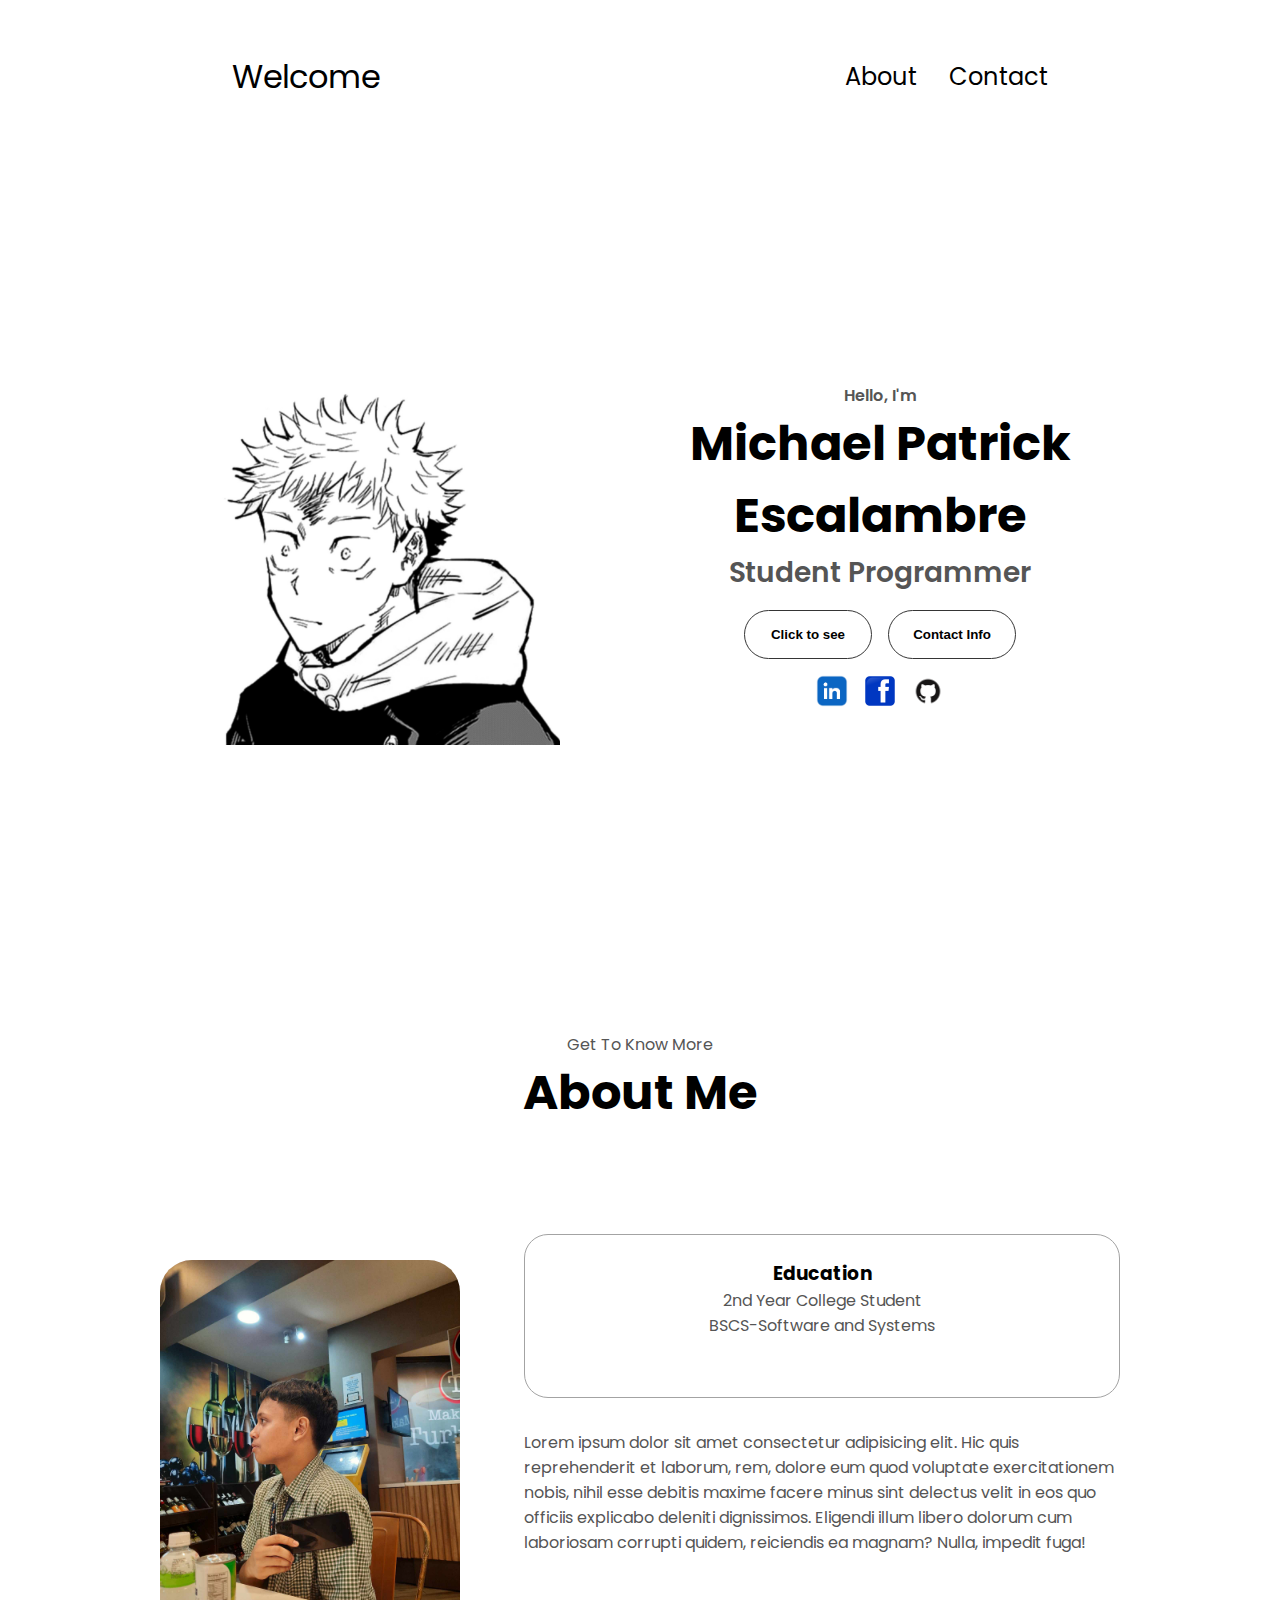
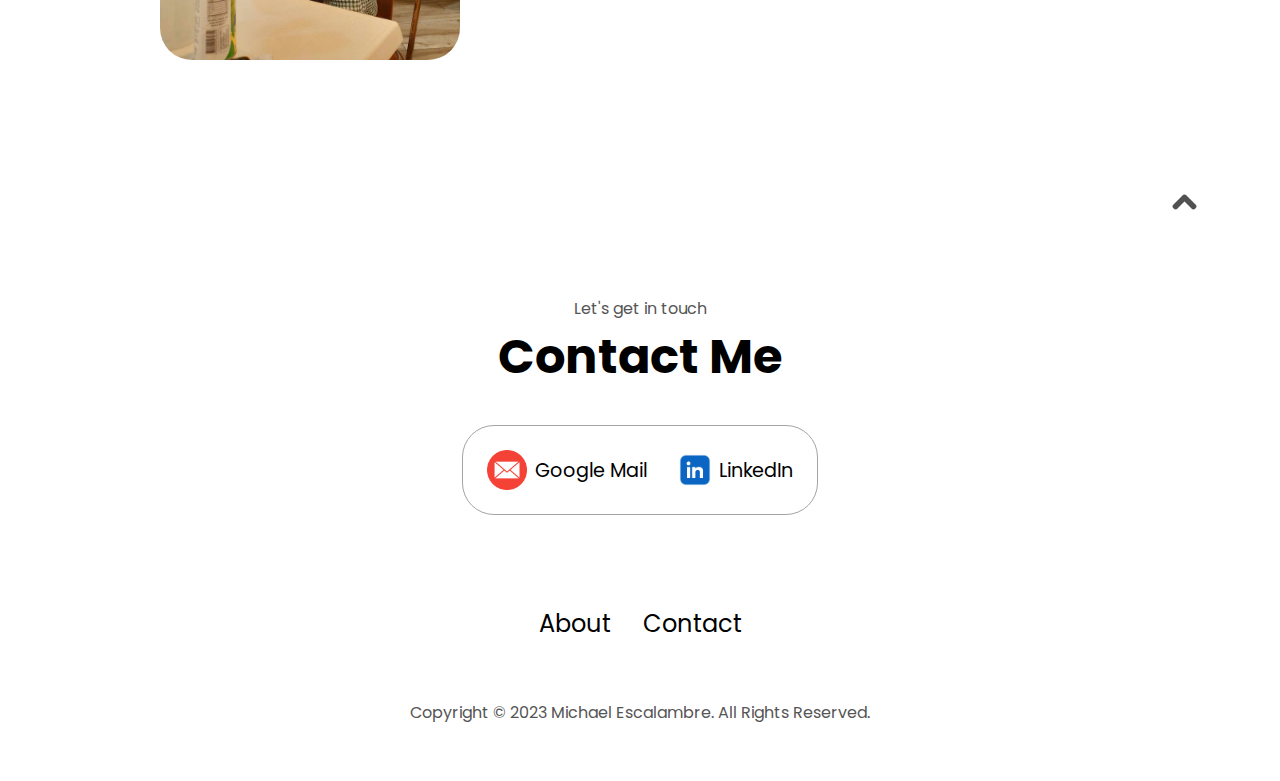
<file: week3/index.html>
<!DOCTYPE html>
<html lang="en">
  <head>
    <meta charset="UTF-8" />
    <meta http-equiv="X-UA-Compatible" content="IE=edge" />
    <meta name="viewport" content="width=device-width, initial-scale=1.0" />
    <title>My Website</title>
    <link rel="stylesheet" href="style.css" />
    <link rel="stylesheet" href="mediaqueries.css" />
  </head>
  <body>
    <nav id="desktop-nav">
      <div class="logo">Welcome</div>
      <div>
        <ul class="nav-links">
          <li><a href="#about">About</a></li>
          <li><a href="#contact">Contact</a></li>
        </ul>
      </div>
    </nav>
    <nav id="hamburger-nav">
      <div class="logo">Michael</div>
      <div class="hamburger-menu">
        <div class="hamburger-icon" onclick="toggleMenu()">
          <span></span>
          <span></span>
          <span></span>
        </div>
        <div class="menu-links">
          <li><a href="#about" onclick="toggleMenu()">About Me</a></li>
          <li><a href="#contact" onclick="toggleMenu()">Contact</a></li>
        </div>
      </div>
    </nav>
    <section id="profile">
      <div class="section__pic-container">
        <img src="yuji.png" alt="Pats profile picture"/>
      </div>
      <div class="section__text">
        <p class="section__text__p1">Hello, I'm</p>
        <h1 class="title">Michael Patrick Escalambre</h1>
        <p class="section__text__p2">Student Programmer</p>
        <div class="btn-container">
          <button
            class="btn btn-color-2"
            onclick="window.open(' ')"
          >
            Click to see
          </button>
          <button class="btn btn-color-2" onclick="location.href='./#contact'">
            Contact Info
          </button>
        </div>
        <div id="socials-container">
          <img
            src="linkedin.png"
            alt="My LinkedIn profile"
            class="icon"
            onclick="window.open('https://www.linkedin.com/in/michael-patrick-escalambre-b8ab91237/', '_blank')"
          />
          <img
            src="facebook.png"
            alt="My Facebook Profile"
            class="icon"
            onclick="window.open('https://www.facebook.com/michaelpatrick.reyes', '_blank')"
          />
          <img
            src="github.png"
            alt="My Github profile"
            class="icon"
            onclick="window.open('https://github.com/kiroVal', '_blank')"
          />
        </div>
      </div>
    </section>
    <section id="about">
      <p class="section__text__p1">Get To Know More</p>
      <h1 class="title">About Me</h1>
      <div class="section-container">
        <div class="section__pic-container">
          <img
            src="pat2.png"
            alt="Profile picture"
            class="about-pic"
          />
        </div>
        <div class="about-details-container">
          <div class="about-containers">
            <div class="details-container">
              <h3>Education</h3>
              <p>2nd Year College Student<br />BSCS-Software and Systems</p>
            </div>
          </div>
          <div class="text-container">
            <p>
              Lorem ipsum dolor sit amet consectetur adipisicing elit. Hic quis
              reprehenderit et laborum, rem, dolore eum quod voluptate
              exercitationem nobis, nihil esse debitis maxime facere minus sint
              delectus velit in eos quo officiis explicabo deleniti dignissimos.
              Eligendi illum libero dolorum cum laboriosam corrupti quidem,
              reiciendis ea magnam? Nulla, impedit fuga!
            </p>
          </div>
        </div>
      </div>
      <img
        src="arrow.png"
        alt="Arrow icon"
        class="icon arrow"
        onclick="location.href='./#contact'"
      />
    </section>
    <section id="contact">
      <p class="section__text__p1">Let's get in touch</p>
      <h1 class="title">Contact Me</h1>
      <div class="contact-info-upper-container">
        <div class="contact-info-container">
          <img
            src="email.png"
            alt="Email icon"
            class="icon contact-icon email-icon"
          />
          <p><a href="mailto:michaelpatrick.esc@gmail.com">Google Mail</a></p>
        </div>
        <div class="contact-info-container">
          <img
            src="linkedin.png"
            alt="LinkedIn icon"
            class="icon contact-icon"
          />
          <p><a href="https://www.linkedin.com/in/michael-patrick-escalambre-b8ab91237/">LinkedIn</a></p>
        </div>
      </div>
    </section>
    <footer>
      <nav>
        <div class="nav-links-container">
          <ul class="nav-links">
            <li><a href="#about">About</a></li>
            <li><a href="#contact">Contact</a></li>
          </ul>
        </div>
      </nav>
      <p>Copyright &#169; 2023 Michael Escalambre. All Rights Reserved.</p>
    </footer>
    <script src="script.js"></script>
  </body>
</html>
</file>
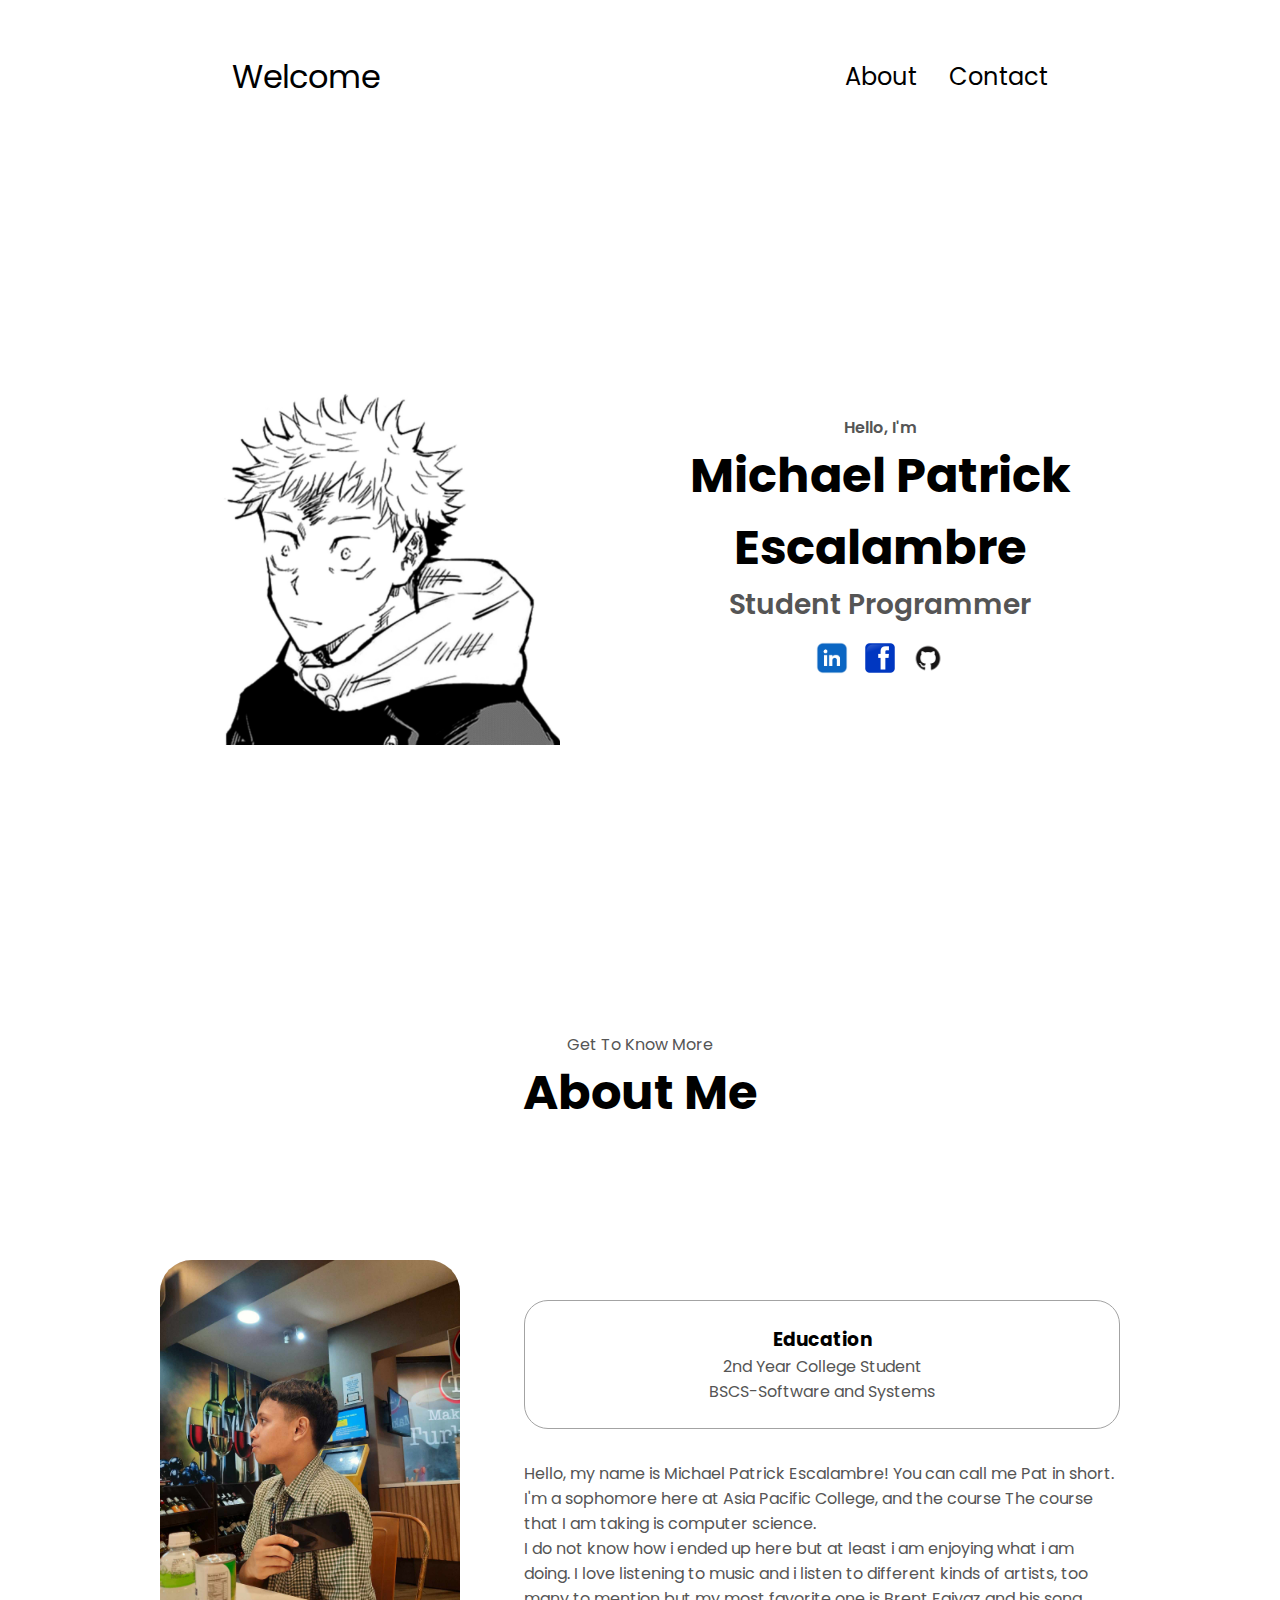
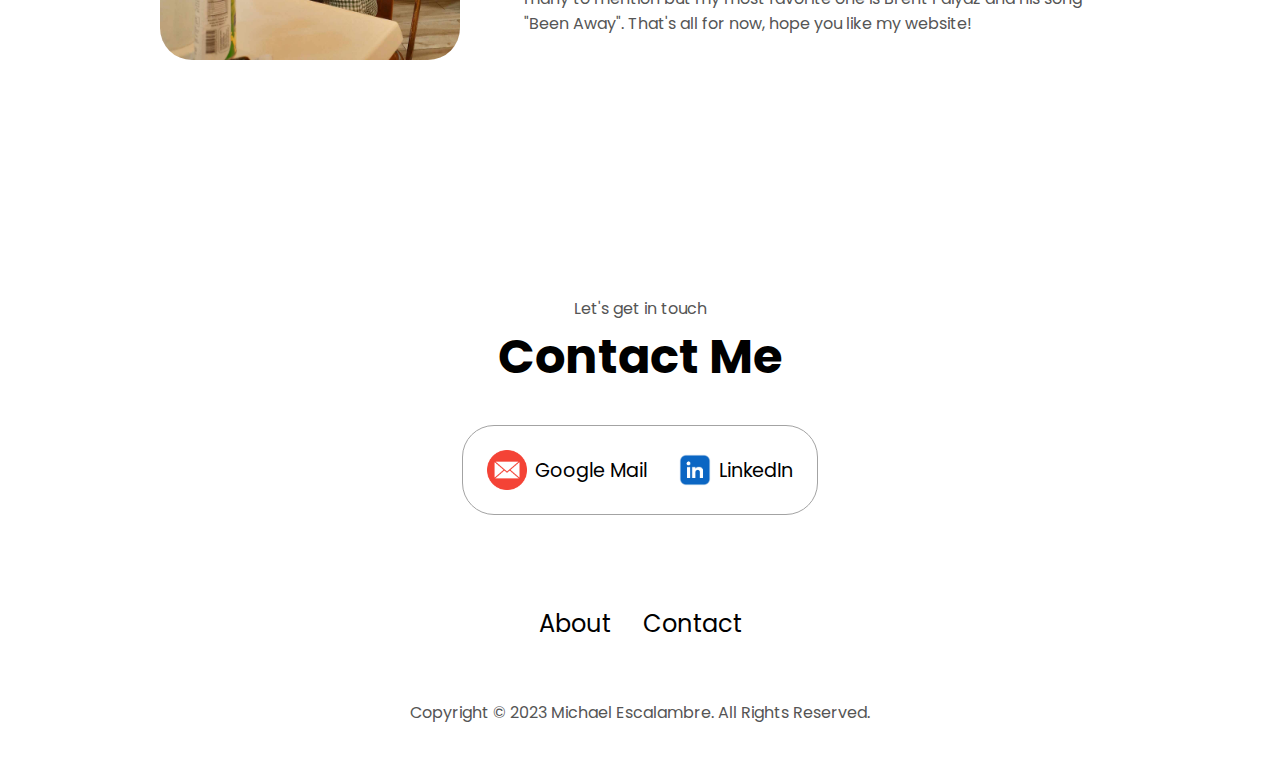
<file: week5/index.html>
<!DOCTYPE html>
<html lang="en">
  <head>
    <meta charset="UTF-8" />
    <meta http-equiv="X-UA-Compatible" content="IE=edge" />
    <meta name="viewport" content="width=device-width, initial-scale=1.0" />
    <title>pat's website</title>
    <link rel="stylesheet" href="style.css" />
    <link rel="stylesheet" href="mediaqueries.css" />
  </head>
  <body>
    <nav id="desktop-nav">
      <div class="logo">Welcome</div>
      <div>
        <ul class="nav-links">
          <li><a href="#about">About</a></li>
          <li><a href="#contact">Contact</a></li>
        </ul>
      </div>
    </nav>
    <nav id="hamburger-nav">
      <div class="logo">Michael</div>
      <div class="hamburger-menu">
        <div class="hamburger-icon" onclick="toggleMenu()">
          <span></span>
          <span></span>
          <span></span>
        </div>
        <div class="menu-links">
          <li><a href="#about" onclick="toggleMenu()">About Me</a></li>
          <li><a href="#contact" onclick="toggleMenu()">Contact</a></li>
        </div>
      </div>
    </nav>
    <section id="profile">
      <div class="section__pic-container">
        <img src="yuji.png" alt="Pats profile picture"/>
      </div>
      <div class="section__text">
        <p class="section__text__p1">Hello, I'm</p>
        <h1 class="title">Michael Patrick Escalambre</h1>
        <p class="section__text__p2">Student Programmer</p>
        <div id="socials-container">
          <img
            src="linkedin.png"
            alt="My LinkedIn profile"
            class="icon"
            onclick="window.open('https://www.linkedin.com/in/michael-patrick-escalambre-b8ab91237/', '_blank')"
          />
          <img
            src="facebook.png"
            alt="My Facebook Profile"
            class="icon"
            onclick="window.open('https://www.facebook.com/michaelpatrick.reyes', '_blank')"
          />
          <img
            src="github.png"
            alt="My Github profile"
            class="icon"
            onclick="window.open('https://github.com/kiroVal', '_blank')"
          />
        </div>
      </div>
    </section>
    <section id="about">
      <p class="section__text__p1">Get To Know More</p>
      <h1 class="title">About Me</h1>
      <div class="section-container">
        <div class="section__pic-container">
          <img
            src="pat2.png"
            alt="Profile picture"
            class="about-pic"
          />
        </div>
        <div class="about-details-container">
          <div class="about-containers">
            <div class="details-container">
              <h3>Education</h3>
              <p>2nd Year College Student<br />BSCS-Software and Systems</p>
            </div>
          </div>
          <div class="text-container">
            <p>
              Hello, my name is Michael Patrick Escalambre! You can call me Pat in short. I'm a sophomore here at Asia Pacific College, and the course
              The course that I am taking is computer science. 
              <br>I do not know how i ended up here but at least i am enjoying what i am doing. I love listening to
              music and i listen to different kinds of artists, too many to mention but my most favorite one is Brent Faiyaz and his song "Been Away". 
              That's all for now, hope you like my website!
            </p>
          </div>
        </div>
      </div>
    </section>
    <section id="contact">
      <p class="section__text__p1">Let's get in touch</p>
      <h1 class="title">Contact Me</h1>
      <div class="contact-info-upper-container">
        <div class="contact-info-container">
          <img
            src="email.png"
            alt="Email icon"
            class="icon contact-icon email-icon"
          />
          <p><a href="mailto:michaelpatrick.esc@gmail.com">Google Mail</a></p>
        </div>
        <div class="contact-info-container">
          <img
            src="linkedin.png"
            alt="LinkedIn icon"
            class="icon contact-icon"
          />
          <p><a href="https://www.linkedin.com/in/michael-patrick-escalambre-b8ab91237/">LinkedIn</a></p>
        </div>
      </div>
    </section>
    <footer>
      <nav>
        <div class="nav-links-container">
          <ul class="nav-links">
            <li><a href="#about">About</a></li>
            <li><a href="#contact">Contact</a></li>
          </ul>
        </div>
      </nav>
      <p>Copyright &#169; 2023 Michael Escalambre. All Rights Reserved.</p>
    </footer>
    <script src="script.js"></script>
  </body>
</html>
</file>
<file: week3/style.css>
@import url('https://fonts.googleapis.com/css2?family=Poppins:wght@200;300;400;500;600;700&display=swap');

* {
  margin: 0;
  padding: 0;
}

body {
  font-family: "Poppins", sans-serif;
}

html {
  scroll-behavior: smooth;
}

p {
  color: rgb(85, 85, 85);
}

a,
.btn {
  transition: all 300ms ease;
}

nav,
.nav-links {
  display: flex;
}

nav {
  justify-content: space-around;
  align-items: center;
  height: 17vh;
}

.nav-links {
  gap: 2rem;
  list-style: none;
  font-size: 1.5rem;
}

a {
  color: black;
  text-decoration: none;
  text-decoration-color: white;
}

a:hover {
  color: grey;
  text-decoration: underline;
  text-underline-offset: 1rem;
  text-decoration-color: rgb(181, 181, 181);
}

.logo {
  font-size: 2rem;
}

.logo:hover {
  cursor: default;
}

/* Hamburger menu */

#hamburger-nav {
  display: none;
}

.hamburger-menu {
  position: relative;
  display: inline-block;
}

.hamburger-icon {
  display: flex;
  flex-direction: column;
  justify-content: space-between;
  height: 24px;
  width: 30px;
  cursor: pointer;
}

.hamburger-icon span {
  width: 100%;
  height: 2px;
  background-color: black;
  transition: all 0.3 ease-in-out;
}

.menu-links {
  position: absolute;
  top: 100%;
  right: 0;
  background-color: white;
  width: fit-content;
  max-height: 0;
  overflow: hidden;
  transition: all 0.3 ease-in-out;
}

.menu-links a {
  display: block;
  padding: 10px;
  text-align: center;
  font-size: 1.5rem;
  color: black;
  text-decoration: none;
  transition: all 0.3 ease-in-out;
}

.menu-links li {
  list-style: none;
}

.menu-links.open {
  max-height: 300px;
}

.hamburger-icon.open span:first-child {
  transform: rotate(45deg) translate(10px, 5px);
}

.hamburger-icon.open span:nth-child(2) {
  opacity: 0;
}

.hamburger-icon.open span:last-child {
  transform: rotate(-45deg) translate(10px, -5px);
}

.hamburger-icon span:first-child {
  transform: none;
}

.hamburger-icon span:first-child {
  opacity: 1;
}

.hamburger-icon span:first-child {
  transform: none;
}

/* Sections */

section {
  padding-top: 4vh;
  height: 96vh;
  margin: 0 10rem;
  box-sizing: border-box;
  min-height: fit-content;
}

.section-container {
  display: flex;
}

/* Profile section */

#profile {
  display: flex;
  justify-content: center;
  gap: 5rem;
  height: 80vh;
}

.profile {
  border-radius: 2rem;
}

.section__pic-container {
  display: flex;
  height: 400px;
  width: 400px;
  margin: auto 0;
}

.section__text {
  align-self: center;
  text-align: center;
}

.section__text p {
  font-weight: 600;
}

.section__text__p1 {
  text-align: center;
}

.section__text__p2 {
  font-size: 1.75rem;
  margin-bottom: 1rem;
}

.title {
  font-size: 3rem;
  text-align: center;
}

#socials-container {
  display: flex;
  justify-content: center;
  margin-top: 1rem;
  gap: 1rem;
}

/* Icons */

.icon {
  cursor: pointer;
  height: 2rem;
}

/* Buttons */

.btn-container {
  display: flex;
  justify-content: center;
  gap: 1rem;
}

.btn {
  font-family: Arial, Helvetica, sans-serif;
  font-weight: 600;
  transition: all 300ms ease;
  padding: 1rem;
  width: 8rem;
  border-radius: 2rem;
}

.btn-color-2 {
  border: rgb(53, 53, 53) 0.1rem solid;
}

.btn-color-2:hover {
  cursor: pointer;
}

.btn-color-2:hover {
  background: rgb(53, 53, 53);
  color: white;
}

.btn-color-2 {
  background: none;
}

.btn-color-2:hover {
  border: rgb(255, 255, 255) 0.1rem solid;
}

.btn-container {
  gap: 1rem;
}

/* About section */

#about {
  position: relative;
}

.about-containers {
  gap: 2rem;
  margin-bottom: 2rem;
  margin-top: 2rem;
}

.about-details-container {
  justify-content: center;
  flex-direction: column;
}

.about-containers,
.about-details-container {
  display: flex;
}

.about-pic {
  border-radius: 2rem;
}

.arrow {
  position: absolute;
  right: -5rem;
  bottom: 2.5rem;
}

.details-container {
  margin-top: -164px;
  padding: 1.5rem;
  flex: 1;
  background: white;
  border-radius: 1.5rem;
  border: rgb(53, 53, 53) 0.1rem solid;
  border-color: rgb(163, 163, 163);
  text-align: center;
}

.section-container {
  gap: 4rem;
  height: 80%;
}

.section__pic-container {
  height: 400px;
  width: 400px;
  margin: auto 0;
}

/* Contact*/

#contact {
  display: flex;
  justify-content: center;
  flex-direction: column;
  height: 70vh;
}

.contact-info-upper-container {
  display: flex;
  justify-content: center;
  border-radius: 2rem;
  border: rgb(53, 53, 53) 0.1rem solid;
  border-color: rgb(163, 163, 163);
  background: (250, 250, 250);
  margin: 2rem auto;
  padding: 0.5rem;
}

.contact-info-container {
  display: flex;
  align-items: center;
  justify-content: center;
  gap: 0.5rem;
  margin: 1rem;
}

.contact-info-container p {
  font-size: larger;
}

.contact-icon {
  cursor: default;
}

.email-icon {
  height: 2.5rem;
}

/* Footer */

footer {
  height: 26vh;
  margin: 0 1rem;
}

footer p {
  text-align: center;
}
</file>
<file: week3/mediaqueries.css>
@media screen and (max-width: 1400px) {
    #profile {
      height: 83vh;
      margin-bottom: 6rem;
    }
    .about-containers {
      flex-wrap: wrap;
    }
    #contact,
    #projects {
      height: fit-content;
    }
  }
  
  @media screen and (max-width: 1200px) {
    #desktop-nav {
      display: none;
    }
    #hamburger-nav {
      display: flex;
    }
    #experience,
    .experience-details-container {
      margin-top: 2rem;
    }
    #profile,
    .section-container {
      display: block;
    }
    .arrow {
      display: none;
    }
    section,
    .section-container {
      height: fit-content;
    }
    section {
      margin: 0 5%;
    }
    .section__pic-container {
      width: 275px;
      height: 275px;
      margin: 0 auto 2rem;
    }
    .about-containers {
      margin-top: 0;
    }
  }
  
  @media screen and (max-width: 600px) {
    #contact,
    footer {
      height: 40vh;
    }
    #profile {
      height: 83vh;
      margin-bottom: 0;
    }
    article {
      font-size: 1rem;
    }
    footer nav {
      height: fit-content;
      margin-bottom: 2rem;
    }
    .about-containers,
    .contact-info-upper-container,
    .btn-container {
      flex-wrap: wrap;
    }
    .contact-info-container {
      margin: 0;
    }
    .contact-info-container p,
    .nav-links li a {
      font-size: 1rem;
    }
    .experience-sub-title {
      font-size: 1.25rem;
    }
    .logo {
      font-size: 1.5rem;
    }
    .nav-links {
      flex-direction: column;
      gap: 0.5rem;
      text-align: center;
    }
    .section__pic-container {
      width: auto;
      height: 46vw;
      justify-content: center;
    }
    .section__text__p2 {
      font-size: 1.25rem;
    }
    .title {
      font-size: 2rem;
    }
    .text-container {
      text-align: justify;
    }
  }
</file>
<file: week5/style.css>
@import url('https://fonts.googleapis.com/css2?family=Poppins:wght@200;300;400;500;600;700&display=swap');

* {
  margin: 0;
  padding: 0;
}

body {
  font-family: "Poppins", sans-serif;
}

html {
  scroll-behavior: smooth;
}

p {
  color: rgb(85, 85, 85);
}

a,
.btn {
  transition: all 300ms ease;
}

nav,
.nav-links {
  display: flex;
}

nav {
  justify-content: space-around;
  align-items: center;
  height: 17vh;
}

.nav-links {
  gap: 2rem;
  list-style: none;
  font-size: 1.5rem;
}

a {
  color: black;
  text-decoration: none;
  text-decoration-color: white;
}

a:hover {
  color: grey;
  text-decoration: underline;
  text-underline-offset: 1rem;
  text-decoration-color: rgb(181, 181, 181);
}

.logo {
  font-size: 2rem;
}

.logo:hover {
  cursor: default;
}

/* Hamburger menu */

#hamburger-nav {
  display: none;
}

.hamburger-menu {
  position: relative;
  display: inline-block;
}

.hamburger-icon {
  display: flex;
  flex-direction: column;
  justify-content: space-between;
  height: 24px;
  width: 30px;
  cursor: pointer;
}

.hamburger-icon span {
  width: 100%;
  height: 2px;
  background-color: black;
  transition: all 0.3 ease-in-out;
}

.menu-links {
  position: absolute;
  top: 100%;
  right: 0;
  background-color: white;
  width: fit-content;
  max-height: 0;
  overflow: hidden;
  transition: all 0.3 ease-in-out;
}

.menu-links a {
  display: block;
  padding: 10px;
  text-align: center;
  font-size: 1.5rem;
  color: black;
  text-decoration: none;
  transition: all 0.3 ease-in-out;
}

.menu-links li {
  list-style: none;
}

.menu-links.open {
  max-height: 300px;
}

.hamburger-icon.open span:first-child {
  transform: rotate(45deg) translate(10px, 5px);
}

.hamburger-icon.open span:nth-child(2) {
  opacity: 0;
}

.hamburger-icon.open span:last-child {
  transform: rotate(-45deg) translate(10px, -5px);
}

.hamburger-icon span:first-child {
  transform: none;
}

.hamburger-icon span:first-child {
  opacity: 1;
}

.hamburger-icon span:first-child {
  transform: none;
}

/* Sections */

section {
  padding-top: 4vh;
  height: 96vh;
  margin: 0 10rem;
  box-sizing: border-box;
  min-height: fit-content;
}

.section-container {
  display: flex;
}

/* Profile section */

#profile {
  display: flex;
  justify-content: center;
  gap: 5rem;
  height: 80vh;
}

.profile {
  border-radius: 2rem;
}

.section__pic-container {
  display: flex;
  height: 400px;
  width: 400px;
  margin: auto 0;
}

.section__text {
  align-self: center;
  text-align: center;
}

.section__text p {
  font-weight: 600;
}

.section__text__p1 {
  text-align: center;
}

.section__text__p2 {
  font-size: 1.75rem;
  margin-bottom: 1rem;
}

.title {
  font-size: 3rem;
  text-align: center;
}

#socials-container {
  display: flex;
  justify-content: center;
  margin-top: 1rem;
  gap: 1rem;
}

/* Icons */

.icon {
  cursor: pointer;
  height: 2rem;
}

/* Buttons */

.btn-container {
  display: flex;
  justify-content: center;
  gap: 1rem;
}

.btn {
  font-family: Arial, Helvetica, sans-serif;
  font-weight: 600;
  transition: all 300ms ease;
  padding: 1rem;
  width: 8rem;
  border-radius: 2rem;
}

.btn-color-2 {
  border: rgb(53, 53, 53) 0.1rem solid;
}

.btn-color-2:hover {
  cursor: pointer;
}

.btn-color-2:hover {
  background: rgb(53, 53, 53);
  color: white;
}

.btn-color-2 {
  background: none;
}

.btn-color-2:hover {
  border: rgb(255, 255, 255) 0.1rem solid;
}

.btn-container {
  gap: 1rem;
}

/* About section */

#about {
  position: relative;
}

.about-containers {
  gap: 2rem;
  margin-bottom: 2rem;
  margin-top: 2rem;
}

.about-details-container {
  justify-content: center;
  flex-direction: column;
}

.about-containers,
.about-details-container {
  display: flex;
}

.about-pic {
  border-radius: 2rem;
}

.arrow {
  position: absolute;
  right: -5rem;
  bottom: 2.5rem;
}

.details-container {
  margin-top: -16px;
  padding: 1.5rem;
  flex: 1;
  background: white;
  border-radius: 1.5rem;
  border: rgb(53, 53, 53) 0.1rem solid;
  border-color: rgb(163, 163, 163);
  text-align: center;
}

.section-container {
  gap: 4rem;
  height: 80%;
}

.section__pic-container {
  border-radius: 50%;
  height: 400px;
  width: 400px;
  margin: auto 0;
}

/* Contact*/

#contact {
  display: flex;
  justify-content: center;
  flex-direction: column;
  height: 70vh;
}

.contact-info-upper-container {
  display: flex;
  justify-content: center;
  border-radius: 2rem;
  border: rgb(53, 53, 53) 0.1rem solid;
  border-color: rgb(163, 163, 163);
  background: (250, 250, 250);
  margin: 2rem auto;
  padding: 0.5rem;
}

.contact-info-container {
  display: flex;
  align-items: center;
  justify-content: center;
  gap: 0.5rem;
  margin: 1rem;
}

.contact-info-container p {
  font-size: larger;
}

.contact-icon {
  cursor: default;
}

.email-icon {
  height: 2.5rem;
}

/* Footer */

footer {
  height: 26vh;
  margin: 0 1rem;
}

footer p {
  text-align: center;
}
</file>
<file: week5/mediaqueries.css>
@media screen and (max-width: 1400px) {
    #profile {
      height: 83vh;
      margin-bottom: 6rem;
    }
    .about-containers {
      flex-wrap: wrap;
    }
    #contact,
    #projects {
      height: fit-content;
    }
  }
  
  @media screen and (max-width: 1200px) {
    #desktop-nav {
      display: none;
    }
    #hamburger-nav {
      display: flex;
    }
    #experience,
    .experience-details-container {
      margin-top: 2rem;
    }
    #profile,
    .section-container {
      display: block;
    }
    .arrow {
      display: none;
    }
    section,
    .section-container {
      height: fit-content;
    }
    section {
      margin: 0 5%;
    }
    .section__pic-container {
      width: 275px;
      height: 275px;
      margin: 0 auto 2rem;
    }
    .about-containers {
      margin-top: 0;
    }
  }
  
  @media screen and (max-width: 600px) {
    #contact,
    footer {
      height: 40vh;
    }
    #profile {
      height: 83vh;
      margin-bottom: 0;
    }
    article {
      font-size: 1rem;
    }
    footer nav {
      height: fit-content;
      margin-bottom: 2rem;
    }
    .about-containers,
    .contact-info-upper-container,
    .btn-container {
      flex-wrap: wrap;
    }
    .contact-info-container {
      margin: 0;
    }
    .contact-info-container p,
    .nav-links li a {
      font-size: 1rem;
    }
    .experience-sub-title {
      font-size: 1.25rem;
    }
    .logo {
      font-size: 1.5rem;
    }
    .nav-links {
      flex-direction: column;
      gap: 0.5rem;
      text-align: center;
    }
    .section__pic-container {
      width: auto;
      height: 46vw;
      justify-content: center;
    }
    .section__text__p2 {
      font-size: 1.25rem;
    }
    .title {
      font-size: 2rem;
    }
    .text-container {
      text-align: justify;
    }
  }
</file>
